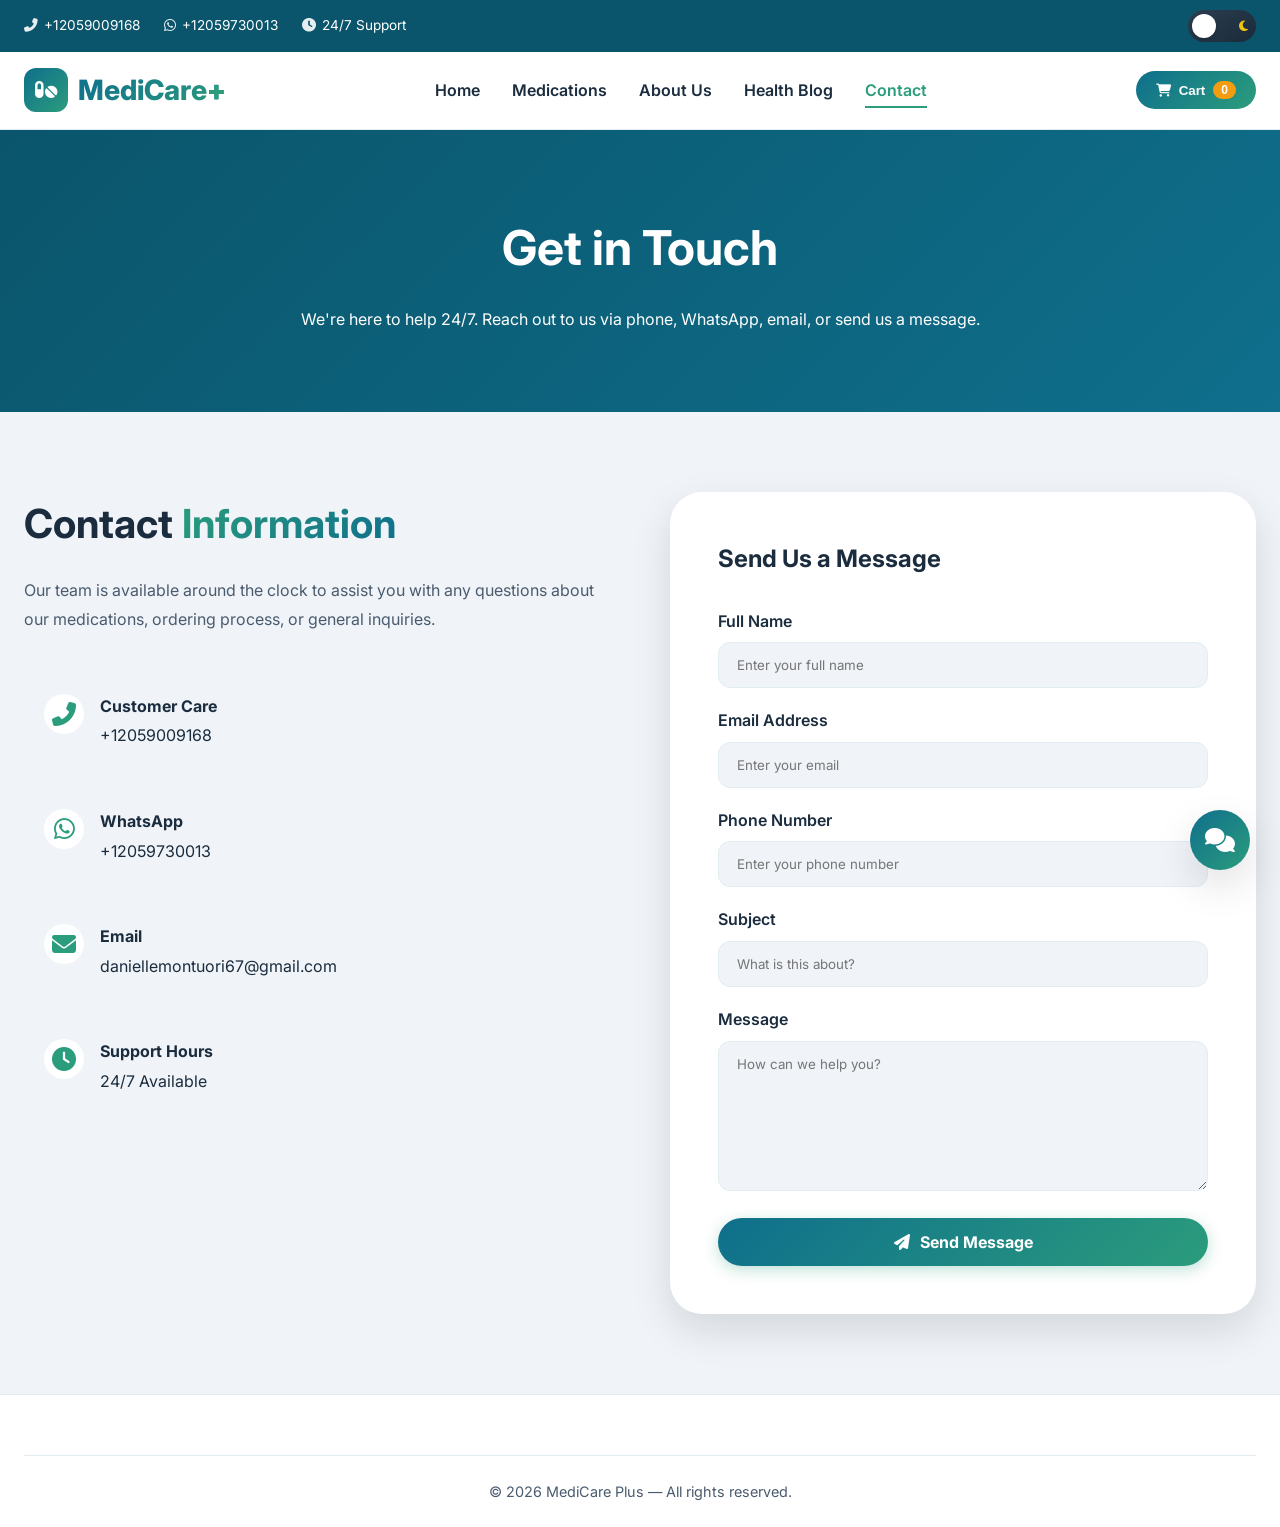
<file: contact.html>
<!DOCTYPE html>
<html lang="en">
<head>
  <meta charset="UTF-8" />
  <meta name="viewport" content="width=device-width, initial-scale=1.0" />
  <title>MediCare Plus | Contact Us</title>
  <meta name="description" content="Contact MediCare Plus for 24/7 support. Reach us via phone, WhatsApp, email, or visit our pharmacy." />
  <link rel="stylesheet" href="https://cdnjs.cloudflare.com/ajax/libs/font-awesome/6.4.0/css/all.min.css" />
  <link href="https://fonts.googleapis.com/css2?family=Inter:opsz,wght@300;400;500;600;700;800&display=swap" rel="stylesheet" />
  <link rel="stylesheet" href="css/style.css" />
  <link rel="stylesheet" href="css/animations.css" />
  <style>
    .contact-hero {
      background: linear-gradient(135deg, var(--primary-dark), var(--primary));
      color: white;
      padding: 80px 0;
      text-align: center;
    }
    .contact-hero h1 { font-size: 3rem; margin-bottom: 20px; color: white; }
    .contact-section { padding: 80px 0; }
    .contact-grid { display: grid; grid-template-columns: 1fr 1fr; gap: 60px; }
    .contact-info h2 { font-size: 2.5rem; margin-bottom: 20px; }
    .contact-info p { color: var(--text-secondary); margin-bottom: 40px; line-height: 1.8; }
    .contact-details { display: flex; flex-direction: column; gap: 20px; }
    .contact-detail-item { display: flex; align-items: flex-start; gap: 16px; padding: 20px; background: var(--bg-body); border-radius: var(--radius-sm); }
    .contact-detail-item i { font-size: 1.5rem; color: var(--accent); width: 40px; height: 40px; display: flex; align-items: center; justify-content: center; background: var(--surface); border-radius: 50%; }
    .contact-detail-item h4 { margin-bottom: 4px; }
    .contact-form { background: var(--surface); padding: 48px; border-radius: var(--radius-lg); box-shadow: var(--shadow-lg); }
    .contact-form h3 { font-size: 1.5rem; margin-bottom: 30px; }
    .form-group { margin-bottom: 20px; }
    .form-group label { display: block; margin-bottom: 8px; font-weight: 600; }
    .form-group input, .form-group textarea { width: 100%; padding: 14px 18px; border: 1px solid var(--border-light); border-radius: var(--radius-sm); background: var(--bg-body); color: var(--text-primary); font-family: inherit; transition: var(--transition); }
    .form-group input:focus, .form-group textarea:focus { outline: none; border-color: var(--accent); box-shadow: 0 0 0 3px rgba(43,156,124,0.1); }
    .form-group textarea { height: 150px; resize: vertical; }
    @media (max-width: 768px) {
      .contact-grid { grid-template-columns: 1fr; }
    }
  </style>
</head>
<body>
  <div class="top-bar">
    <div class="container">
      <div class="top-bar-flex">
        <div class="contact-strip">
          <span><i class="fas fa-phone-alt"></i> +12059009168</span>
          <span><i class="fab fa-whatsapp"></i> +12059730013</span>
          <span><i class="fas fa-clock"></i> 24/7 Support</span>
        </div>
        <div class="theme-switch-wrapper">
          <label class="theme-switch" for="darkModeToggle">
            <input type="checkbox" id="darkModeToggle" />
            <span class="slider round"><i class="fas fa-sun"></i><i class="fas fa-moon"></i></span>
          </label>
        </div>
      </div>
    </div>
  </div>

  <header class="header">
    <div class="container">
      <nav class="navbar">
        <a href="index.html" class="logo">
          <div class="logo-icon"><i class="fas fa-pills"></i></div>
          <span>MediCare<span class="plus">+</span></span>
        </a>
        <ul class="nav-menu" id="navMenu">
          <li><a href="index.html" class="nav-link">Home</a></li>
          <li><a href="medicines.html" class="nav-link">Medications</a></li>
          <li><a href="about.html" class="nav-link">About Us</a></li>
          <li><a href="blog.html" class="nav-link">Health Blog</a></li>
          <li><a href="contact.html" class="nav-link active">Contact</a></li>
        </ul>
        <div class="nav-actions">
          <button class="cart-btn" id="cartIconBtn" aria-label="Open cart">
            <i class="fas fa-shopping-cart"></i>
            <span class="cart-text">Cart</span>
            <span id="cartCountBadge" class="cart-badge">0</span>
          </button>
          <button class="hamburger" id="hamburgerBtn" aria-label="Menu">
            <span class="bar"></span><span class="bar"></span><span class="bar"></span>
          </button>
        </div>
      </nav>
    </div>
  </header>

  <main>
    <section class="contact-hero">
      <div class="container">
        <h1>Get in Touch</h1>
        <p>We're here to help 24/7. Reach out to us via phone, WhatsApp, email, or send us a message.</p>
      </div>
    </section>

    <section class="contact-section">
      <div class="container">
        <div class="contact-grid">
          <div class="contact-info">
            <h2>Contact <span class="accent-text">Information</span></h2>
            <p>Our team is available around the clock to assist you with any questions about our medications, ordering process, or general inquiries.</p>
            <div class="contact-details">
              <div class="contact-detail-item">
                <i class="fas fa-phone-alt"></i>
                <div>
                  <h4>Customer Care</h4>
                  <span>+12059009168</span>
                </div>
              </div>
              <div class="contact-detail-item">
                <i class="fab fa-whatsapp"></i>
                <div>
                  <h4>WhatsApp</h4>
                  <span>+12059730013</span>
                </div>
              </div>
              <div class="contact-detail-item">
                <i class="fas fa-envelope"></i>
                <div>
                  <h4>Email</h4>
                  <span>daniellemontuori67@gmail.com</span>
                </div>
              </div>
              <div class="contact-detail-item">
                <i class="fas fa-clock"></i>
                <div>
                  <h4>Support Hours</h4>
                  <span>24/7 Available</span>
                </div>
              </div>
            </div>
          </div>
          <div class="contact-form">
            <h3>Send Us a Message</h3>
            <form id="contactForm">
              <div class="form-group">
                <label for="name">Full Name</label>
                <input type="text" id="name" name="name" required placeholder="Enter your full name" />
              </div>
              <div class="form-group">
                <label for="email">Email Address</label>
                <input type="email" id="email" name="email" required placeholder="Enter your email" />
              </div>
              <div class="form-group">
                <label for="phone">Phone Number</label>
                <input type="tel" id="phone" name="phone" placeholder="Enter your phone number" />
              </div>
              <div class="form-group">
                <label for="subject">Subject</label>
                <input type="text" id="subject" name="subject" required placeholder="What is this about?" />
              </div>
              <div class="form-group">
                <label for="message">Message</label>
                <textarea id="message" name="message" required placeholder="How can we help you?"></textarea>
              </div>
              <button type="submit" class="btn btn-primary" style="width: 100%; justify-content: center;">
                <i class="fas fa-paper-plane"></i> Send Message
              </button>
            </form>
          </div>
        </div>
      </div>
    </section>
  </main>

  <footer>
    <div class="container">
      <div class="footer-bottom">
        <p>&copy; 2026 MediCare Plus — All rights reserved.</p>
      </div>
    </div>
  </footer>

  <div class="chat-widget">
    <button class="chat-toggle" id="chatToggle"><i class="fas fa-comments"></i></button>
    <div class="chat-box" id="chatBox">
      <div class="chat-header">
        <h3><i class="fas fa-headset"></i> Customer Support</h3>
        <button class="chat-close" id="chatClose"><i class="fas fa-times"></i></button>
      </div>
      <div class="chat-body">
        <div class="chat-message bot"><p>Hello! How can we help you today?</p></div>
      </div>
      <div class="chat-footer">
        <div class="chat-options">
          <a href="https://wa.me/+12059730013" target="_blank" class="chat-option-btn whatsapp">
            <i class="fab fa-whatsapp"></i> WhatsApp
          </a>
          <a href="tel:+12059009168" class="chat-option-btn call">
            <i class="fas fa-phone-alt"></i> Call Us
          </a>
          <a href="mailto:robbieburt165@gmail.com" class="chat-option-btn email">
            <i class="fas fa-envelope"></i> Email
          </a>
        </div>
      </div>
    </div>
  </div>

  <script type="module" src="js/pages.js"></script>
</body>
</html>
</file>
<file: css/style.css>
:root {
  --bg-body: #f0f4f8;
  --surface: #ffffff;
  --surface-rgb: 255,255,255;
  --text-primary: #1a2c3e;
  --text-secondary: #4a5b6e;
  --border-light: #e2edf2;
  --primary: #0f6f8c;
  --primary-dark: #0a556b;
  --primary-light: #e6f3f6;
  --accent: #2b9c7c;
  --accent-dark: #238062;
  --danger: #e34d4c;
  --warning: #f39c12;
  --success: #27ae60;
  --shadow-sm: 0 2px 8px rgba(0,0,0,0.04), 0 4px 12px rgba(0,0,0,0.04);
  --shadow-md: 0 8px 24px rgba(0,0,0,0.08);
  --shadow-lg: 0 16px 40px rgba(0,0,0,0.12);
  --shadow-xl: 0 24px 48px rgba(0,0,0,0.16);
  --radius-sm: 12px;
  --radius-md: 20px;
  --radius-lg: 32px;
  --radius-xl: 40px;
  --transition: all 0.3s cubic-bezier(0.4, 0, 0.2, 1);
  --transition-smooth: all 0.5s cubic-bezier(0.4, 0, 0.2, 1);
}

body.dark {
  --bg-body: #0f1219;
  --surface: #1a1f2e;
  --surface-rgb: 26,31,46;
  --text-primary: #edf2f7;
  --text-secondary: #8b9bb0;
  --border-light: #2a2f3f;
  --primary-light: #1a2f3a;
}

* { margin: 0; padding: 0; box-sizing: border-box; }

html { scroll-behavior: smooth; }

body {
  font-family: 'Inter', sans-serif;
  background: var(--bg-body);
  color: var(--text-primary);
  line-height: 1.6;
  transition: background var(--transition), color var(--transition);
  overflow-x: hidden;
}

.container { max-width: 1280px; margin: 0 auto; padding: 0 24px; }

/* Theme Toggle */
.theme-switch-wrapper { display: flex; align-items: center; }
.theme-switch { position: relative; display: inline-block; width: 68px; height: 32px; cursor: pointer; }
.theme-switch input { opacity: 0; width: 0; height: 0; }
.slider { position: absolute; inset: 0; background: linear-gradient(145deg, #2c3e50, #1a2a3a); transition: 0.4s; border-radius: 34px; cursor: pointer; }
.slider:before { position: absolute; content: ""; height: 24px; width: 24px; left: 4px; bottom: 4px; background: white; transition: 0.4s; border-radius: 50%; box-shadow: 0 2px 4px rgba(0,0,0,0.2); z-index: 2; }
.slider i { position: absolute; top: 50%; transform: translateY(-50%); font-size: 12px; z-index: 1; }
.slider .fa-sun { left: 8px; color: #f39c12; }
.slider .fa-moon { right: 8px; color: #f1c40f; }
input:checked + .slider { background: linear-gradient(145deg, #2b9c7c, #238062); }
input:checked + .slider:before { transform: translateX(36px); }

/* Top Bar */
.top-bar { background: var(--primary-dark); color: white; padding: 10px 0; font-size: 0.85rem; }
.top-bar-flex { display: flex; justify-content: space-between; align-items: center; flex-wrap: wrap; gap: 12px; }
.contact-strip { display: flex; gap: 24px; flex-wrap: wrap; }
.contact-strip span { display: flex; align-items: center; gap: 6px; }
.contact-strip i { opacity: 0.9; }

/* Header */
.header { background: rgba(var(--surface-rgb), 0.95); border-bottom: 1px solid var(--border-light); position: sticky; top: 0; z-index: 100; backdrop-filter: blur(10px); -webkit-backdrop-filter: blur(10px); }
.navbar { display: flex; justify-content: space-between; align-items: center; padding: 16px 0; }
.logo { display: flex; align-items: center; gap: 10px; text-decoration: none; font-size: 28px; font-weight: 800; color: var(--primary); }
.logo-icon { width: 44px; height: 44px; background: linear-gradient(135deg, var(--primary), var(--accent)); border-radius: 12px; display: flex; align-items: center; justify-content: center; color: white; font-size: 20px; }
.logo span { background: linear-gradient(135deg, var(--primary), var(--accent)); -webkit-background-clip: text; background-clip: text; color: transparent; }
.logo .plus { color: var(--accent); -webkit-text-fill-color: var(--accent); }
.nav-menu { display: flex; gap: 32px; list-style: none; }
.nav-link { text-decoration: none; font-weight: 600; color: var(--text-primary); transition: var(--transition); position: relative; padding: 8px 0; }
.nav-link::after { content: ''; position: absolute; bottom: 0; left: 0; width: 0; height: 2px; background: var(--accent); transition: width 0.3s; }
.nav-link:hover::after, .nav-link.active::after { width: 100%; }
.nav-link:hover, .nav-link.active { color: var(--accent); }
.cart-btn { background: linear-gradient(135deg, var(--primary), var(--accent)); border: none; padding: 10px 20px; border-radius: 40px; color: white; font-weight: 600; cursor: pointer; display: flex; gap: 8px; align-items: center; transition: var(--transition); position: relative; }
.cart-btn:hover { transform: translateY(-2px); box-shadow: var(--shadow-md); }
.cart-badge { background: var(--warning); border-radius: 30px; padding: 2px 8px; font-size: 12px; min-width: 22px; text-align: center; }
.hamburger { display: none; flex-direction: column; cursor: pointer; gap: 5px; background: none; border: none; padding: 8px; }
.bar { width: 26px; height: 2px; background: var(--text-primary); transition: var(--transition); border-radius: 2px; }

/* Hero Section */
.hero { padding: 100px 0; background: linear-gradient(135deg, var(--bg-body) 0%, var(--primary-light) 100%); position: relative; overflow: hidden; }
.hero-background { position: absolute; inset: 0; pointer-events: none; }
.hero-particles { position: absolute; inset: 0; }
.hero-grid { display: grid; grid-template-columns: 1fr 1fr; gap: 60px; align-items: center; position: relative; z-index: 1; }
.hero-badge { display: inline-flex; align-items: center; gap: 8px; background: var(--accent); color: white; padding: 8px 20px; border-radius: 40px; font-size: 0.9rem; margin-bottom: 24px; font-weight: 500; }
.hero-badge i { font-size: 14px; }
.hero-text h1 { font-size: 3.8rem; font-weight: 800; line-height: 1.15; margin-bottom: 24px; }
.accent-text { background: linear-gradient(135deg, var(--accent), var(--primary)); -webkit-background-clip: text; background-clip: text; color: transparent; }
.hero-description { font-size: 1.15rem; color: var(--text-secondary); margin-bottom: 32px; line-height: 1.7; max-width: 540px; }
.hero-buttons { display: flex; gap: 16px; margin: 32px 0; flex-wrap: wrap; }
.btn { padding: 14px 32px; border-radius: 50px; font-weight: 700; text-decoration: none; display: inline-flex; align-items: center; gap: 10px; transition: var(--transition); cursor: pointer; border: none; font-size: 1rem; font-family: inherit; }
.btn-primary { background: linear-gradient(135deg, var(--primary), var(--accent)); color: white; box-shadow: 0 4px 15px rgba(43,156,124,0.3); }
.btn-primary:hover { transform: translateY(-3px); box-shadow: 0 8px 25px rgba(43,156,124,0.4); }
.btn-outline { border: 2px solid var(--accent); background: transparent; color: var(--accent); }
.btn-outline:hover { background: var(--accent); color: white; transform: translateY(-2px); }
.btn-glow { animation: pulse 2s infinite; }
.btn-lg { padding: 16px 36px; font-size: 1.1rem; }
@keyframes pulse { 0% { box-shadow: 0 4px 15px rgba(43,156,124,0.3); } 50% { box-shadow: 0 4px 25px rgba(43,156,124,0.5); } 100% { box-shadow: 0 4px 15px rgba(43,156,124,0.3); } }
.trust-badges { display: flex; gap: 20px; margin-top: 20px; flex-wrap: wrap; }
.badge-item { display: flex; align-items: center; gap: 8px; font-weight: 500; font-size: 0.9rem; padding: 8px 16px; background: var(--surface); border-radius: 30px; box-shadow: var(--shadow-sm); }

.hero-image-wrapper { position: relative; }
.hero-image-wrapper img { width: 100%; border-radius: var(--radius-lg); box-shadow: var(--shadow-lg); }
.floating-card { position: absolute; background: var(--surface); padding: 16px 24px; border-radius: 20px; box-shadow: var(--shadow-md); display: flex; align-items: center; gap: 12px; font-weight: 600; }
.float-1 { top: 30px; right: -20px; }
.float-2 { bottom: 40px; left: -30px; }
.floating-card i { font-size: 1.5rem; color: var(--accent); background: var(--primary-light); padding: 10px; border-radius: 14px; }
.floating-card strong { display: block; font-size: 1.2rem; }
.floating-card span { font-size: 0.8rem; color: var(--text-secondary); font-weight: 400; }

/* Features Section */
.features { padding: 100px 0; background: var(--surface); }
.section-header { text-align: center; margin-bottom: 60px; }
.section-tag { display: inline-block; background: var(--primary-light); color: var(--primary); padding: 8px 20px; border-radius: 40px; font-size: 0.85rem; font-weight: 600; margin-bottom: 16px; }
.section-title { font-size: 2.8rem; font-weight: 800; margin-bottom: 16px; }
.section-subtitle { color: var(--text-secondary); font-size: 1.1rem; max-width: 650px; margin: 0 auto; }
.features-grid { display: grid; grid-template-columns: repeat(auto-fit, minmax(260px, 1fr)); gap: 30px; }
.feature-card { background: var(--bg-body); border-radius: var(--radius-md); padding: 36px 28px; transition: var(--transition); border: 1px solid var(--border-light); position: relative; overflow: hidden; }
.feature-card::before { content: ''; position: absolute; top: 0; left: 0; width: 100%; height: 4px; background: linear-gradient(135deg, var(--primary), var(--accent)); transform: scaleX(0); transition: transform 0.3s; }
.feature-card:hover::before { transform: scaleX(1); }
.feature-card:hover { transform: translateY(-8px); box-shadow: var(--shadow-lg); }
.feature-icon { width: 70px; height: 70px; background: linear-gradient(135deg, var(--primary-light), var(--surface)); border-radius: 20px; display: flex; align-items: center; justify-content: center; margin-bottom: 24px; transition: var(--transition); }
.feature-card:hover .feature-icon { background: linear-gradient(135deg, var(--primary), var(--accent)); }
.feature-card:hover .feature-icon i { color: white; }
.feature-icon i { font-size: 32px; color: var(--accent); transition: var(--transition); }
.feature-card h3 { font-size: 1.3rem; margin-bottom: 12px; }
.feature-card p { color: var(--text-secondary); margin-bottom: 16px; line-height: 1.6; font-size: 0.95rem; }
.feature-link { color: var(--accent); font-weight: 600; text-decoration: none; font-size: 0.9rem; display: inline-flex; align-items: center; gap: 6px; }
.feature-link:hover { gap: 10px; }

/* How It Works */
.how-it-works { padding: 100px 0; background: var(--bg-body); }
.steps-grid { display: grid; grid-template-columns: repeat(4, 1fr); gap: 30px; position: relative; }
.steps-grid::before { content: ''; position: absolute; top: 40px; left: 15%; right: 15%; height: 2px; background: var(--border-light); z-index: 0; }
.step-card { text-align: center; position: relative; z-index: 1; background: var(--surface); border-radius: var(--radius-md); padding: 40px 24px; box-shadow: var(--shadow-sm); transition: var(--transition); }
.step-card:hover { transform: translateY(-5px); box-shadow: var(--shadow-lg); }
.step-number { font-size: 3rem; font-weight: 800; color: var(--primary-light); margin-bottom: 16px; }
.step-icon { width: 60px; height: 60px; background: linear-gradient(135deg, var(--primary), var(--accent)); border-radius: 50%; display: flex; align-items: center; justify-content: center; margin: 0 auto 20px; color: white; font-size: 24px; }
.step-card h3 { margin-bottom: 12px; }

/* Stats Section */
.stats-section { padding: 80px 0; background: linear-gradient(135deg, var(--primary-dark), var(--primary)); color: white; }
.stats-grid { display: grid; grid-template-columns: repeat(4, 1fr); gap: 32px; text-align: center; }
.stat-item { padding: 24px; }
.stat-icon { font-size: 2.5rem; margin-bottom: 12px; opacity: 0.8; }
.stat-number { font-size: 3rem; font-weight: 800; }
.stat-label { font-size: 1rem; opacity: 0.9; margin-top: 8px; }

/* Featured Products */
.featured-products { padding: 100px 0; background: var(--bg-body); }
.featured-grid { display: grid; grid-template-columns: repeat(auto-fill, minmax(300px, 1fr)); gap: 30px; }
.text-center { text-align: center; }
.mt-4 { margin-top: 40px; }

.product-card { background: var(--surface); border-radius: var(--radius-md); overflow: hidden; transition: var(--transition); border: 1px solid var(--border-light); }
.product-card:hover { transform: translateY(-8px); box-shadow: var(--shadow-lg); }
.product-image { width: 100%; height: 220px; object-fit: cover; }
.product-info { padding: 24px; }
.product-title { font-weight: 800; font-size: 1.2rem; margin-bottom: 8px; }
.product-desc { color: var(--text-secondary); font-size: 0.9rem; margin-bottom: 16px; line-height: 1.5; }
.product-price { font-size: 28px; font-weight: 800; color: var(--accent); margin-bottom: 16px; }
.add-to-cart { background: linear-gradient(135deg, var(--primary), var(--accent)); width: 100%; border: none; padding: 14px; border-radius: 50px; font-weight: 700; color: white; cursor: pointer; display: flex; justify-content: center; align-items: center; gap: 8px; transition: var(--transition); font-family: inherit; font-size: 0.95rem; }
.add-to-cart:hover { transform: scale(1.02); box-shadow: 0 4px 15px rgba(43,156,124,0.3); }

/* Testimonials */
.testimonials { padding: 100px 0; background: var(--surface); }
.testimonials-slider { max-width: 900px; margin: 0 auto; }
.testimonial-card { background: var(--bg-body); border-radius: var(--radius-md); padding: 36px; margin: 20px 10px; box-shadow: var(--shadow-sm); position: relative; }
.quote-icon { font-size: 2rem; color: var(--accent); opacity: 0.3; margin-bottom: 16px; }
.testimonial-stars { color: var(--warning); margin-bottom: 16px; font-size: 1.1rem; }
.testimonial-card p { font-size: 1.05rem; line-height: 1.7; margin-bottom: 24px; color: var(--text-secondary); }
.testimonial-author { display: flex; align-items: center; gap: 16px; }
.testimonial-author img { width: 52px; height: 52px; border-radius: 50%; object-fit: cover; }
.testimonial-author h4 { font-size: 1rem; }
.testimonial-author span { font-size: 0.85rem; color: var(--text-secondary); }

/* FAQ */
.faq { padding: 100px 0; background: var(--bg-body); }
.faq-grid { max-width: 850px; margin: 0 auto; }
.faq-item { background: var(--surface); border-radius: var(--radius-sm); margin-bottom: 12px; overflow: hidden; border: 1px solid var(--border-light); }
.faq-question { padding: 20px 24px; font-weight: 700; cursor: pointer; display: flex; justify-content: space-between; align-items: center; background: var(--surface); border-radius: var(--radius-sm); user-select: none; }
.faq-question i { transition: transform 0.3s; color: var(--accent); }
.faq-item.active .faq-question i { transform: rotate(180deg); }
.faq-answer { max-height: 0; overflow: hidden; transition: max-height 0.4s ease, padding 0.4s ease; }
.faq-answer p { padding: 0 24px; }
.faq-item.active .faq-answer { max-height: 300px; padding-bottom: 20px; }

/* CTA Section */
.cta-section { padding: 80px 0; }
.cta-card { background: linear-gradient(135deg, var(--primary-dark), var(--primary)); border-radius: var(--radius-lg); padding: 60px; text-align: center; color: white; }
.cta-card h2 { font-size: 2.2rem; margin-bottom: 16px; color: white; }
.cta-card p { font-size: 1.1rem; margin-bottom: 32px; opacity: 0.9; max-width: 600px; margin-left: auto; margin-right: auto; }
.cta-buttons { display: flex; gap: 16px; justify-content: center; flex-wrap: wrap; }
.cta-card .btn-outline { border-color: white; color: white; }
.cta-card .btn-outline:hover { background: white; color: var(--primary-dark); }

/* Cart Sidebar */
.cart-overlay { position: fixed; inset: 0; background: rgba(0,0,0,0.5); backdrop-filter: blur(4px); z-index: 1000; display: none; }
.cart-sidebar { position: fixed; top: 0; right: -500px; width: 480px; max-width: 90vw; height: 100%; background: var(--surface); z-index: 1001; padding: 28px; transition: right 0.4s cubic-bezier(0.2, 0.9, 0.4, 1.1); display: flex; flex-direction: column; gap: 20px; overflow-y: auto; box-shadow: -8px 0 32px rgba(0,0,0,0.15); }
.cart-sidebar.open { right: 0; }
.cart-header { display: flex; justify-content: space-between; align-items: center; padding-bottom: 16px; border-bottom: 2px solid var(--border-light); }
.cart-header h3 { font-size: 1.4rem; display: flex; align-items: center; gap: 10px; }
.close-cart { background: var(--bg-body); border: none; width: 40px; height: 40px; border-radius: 12px; cursor: pointer; transition: var(--transition); display: flex; align-items: center; justify-content: center; font-size: 1.1rem; color: var(--text-primary); }
.close-cart:hover { background: var(--danger); color: white; transform: rotate(90deg); }
.cart-items { flex: 1; overflow-y: auto; }
.empty-cart { text-align: center; padding: 40px 20px; color: var(--text-secondary); }
.empty-cart i { font-size: 48px; opacity: 0.3; margin-bottom: 16px; }
.cart-item { display: flex; justify-content: space-between; align-items: center; padding: 16px; border-bottom: 1px solid var(--border-light); border-radius: var(--radius-sm); margin-bottom: 8px; background: var(--bg-body); animation: slideInRight 0.3s ease; }
@keyframes slideInRight { from { opacity: 0; transform: translateX(20px); } to { opacity: 1; transform: translateX(0); } }
.cart-item-info { flex: 1; }
.cart-item-info strong { display: block; margin-bottom: 4px; }
.cart-item-info small { color: var(--text-secondary); }
.cart-item-actions { display: flex; align-items: center; gap: 12px; }
.cart-item-actions span { font-weight: 700; color: var(--accent); }
.remove-item { background: var(--surface); border: none; width: 36px; height: 36px; border-radius: 10px; cursor: pointer; transition: var(--transition); color: var(--danger); display: flex; align-items: center; justify-content: center; }
.remove-item:hover { background: var(--danger); color: white; transform: scale(1.1); }
.cart-shipping-select { background: var(--bg-body); border-radius: var(--radius-sm); padding: 20px; }
.cart-shipping-select h4 { margin-bottom: 12px; }
.shipping-options { display: flex; flex-direction: column; gap: 10px; }
.ship-card { display: block; cursor: pointer; padding: 14px 16px; border: 2px solid var(--border-light); border-radius: var(--radius-sm); transition: var(--transition); }
.ship-card input { display: none; }
.ship-card.active { border-color: var(--accent); background: var(--primary-light); }
.ship-card-content strong { display: block; margin-bottom: 4px; }
.ship-card-content span { font-size: 1.2rem; font-weight: 700; color: var(--accent); }
.ship-card-content small { display: block; color: var(--text-secondary); font-size: 0.8rem; }
.cart-summary { background: var(--bg-body); border-radius: var(--radius-sm); padding: 20px; }
.cart-summary-row { display: flex; justify-content: space-between; padding: 8px 0; }
.cart-total-line { border-top: 2px solid var(--border-light); padding-top: 12px; margin-top: 8px; font-size: 1.2rem; }
.checkout-btn { width: 100%; justify-content: center; padding: 16px; font-size: 1.1rem; }
.cart-note { text-align: center; font-size: 0.85rem; color: var(--text-secondary); }

/* Chat Widget */
.chat-widget { position: fixed; bottom: 30px; right: 30px; z-index: 999; }
.chat-toggle { width: 60px; height: 60px; border-radius: 50%; background: linear-gradient(135deg, var(--primary), var(--accent)); color: white; border: none; cursor: pointer; font-size: 24px; box-shadow: var(--shadow-lg); transition: var(--transition); display: flex; align-items: center; justify-content: center; }
.chat-toggle:hover { transform: scale(1.1); }
.chat-box { position: absolute; bottom: 80px; right: 0; width: 320px; background: var(--surface); border-radius: var(--radius-md); box-shadow: var(--shadow-xl); overflow: hidden; display: none; flex-direction: column; }
.chat-box.open { display: flex; }
.chat-header { background: linear-gradient(135deg, var(--primary), var(--accent)); color: white; padding: 16px 20px; display: flex; justify-content: space-between; align-items: center; }
.chat-header h3 { font-size: 1rem; display: flex; align-items: center; gap: 8px; }
.chat-close { background: none; border: none; color: white; cursor: pointer; font-size: 1.2rem; }
.chat-body { padding: 20px; }
.chat-message { margin-bottom: 12px; }
.chat-message p { background: var(--bg-body); padding: 12px 16px; border-radius: 16px; font-size: 0.9rem; display: inline-block; }
.chat-footer { padding: 16px; border-top: 1px solid var(--border-light); }
.chat-options { display: flex; flex-direction: column; gap: 8px; }
.chat-option-btn { display: flex; align-items: center; gap: 10px; padding: 12px 16px; border-radius: 12px; text-decoration: none; font-weight: 600; font-size: 0.9rem; transition: var(--transition); color: white; }
.chat-option-btn.whatsapp { background: #25D366; }
.chat-option-btn.call { background: var(--primary); }
.chat-option-btn.email { background: var(--accent); }
.chat-option-btn:hover { transform: translateY(-2px); box-shadow: var(--shadow-md); }

/* Footer */
footer { background: var(--surface); border-top: 1px solid var(--border-light); padding: 60px 0 24px; }
.footer-grid { display: grid; grid-template-columns: 1.5fr 1fr 1fr 1.5fr; gap: 48px; margin-bottom: 40px; }
.footer-brand p { color: var(--text-secondary); margin-top: 16px; line-height: 1.7; }
.footer-social { display: flex; gap: 12px; margin-top: 20px; }
.footer-social a { width: 42px; height: 42px; background: var(--bg-body); border-radius: 12px; display: flex; align-items: center; justify-content: center; transition: var(--transition); color: var(--text-secondary); text-decoration: none; }
.footer-social a:hover { background: var(--accent); color: white; transform: translateY(-3px); }
.footer-links h4, .footer-contact h4 { font-size: 1.1rem; margin-bottom: 20px; }
.footer-links ul, .footer-contact ul { list-style: none; }
.footer-links li { margin: 12px 0; }
.footer-links a { text-decoration: none; color: var(--text-secondary); transition: var(--transition); display: flex; align-items: center; gap: 8px; }
.footer-links a:hover { color: var(--accent); padding-left: 5px; }
.footer-links a i { font-size: 0.7rem; }
.footer-contact li { display: flex; gap: 14px; margin: 16px 0; align-items: flex-start; }
.footer-contact li i { color: var(--accent); font-size: 1.1rem; margin-top: 2px; }
.footer-contact li strong { display: block; font-size: 0.85rem; }
.footer-contact li span { color: var(--text-secondary); font-size: 0.9rem; }
.footer-bottom { text-align: center; padding-top: 24px; border-top: 1px solid var(--border-light); color: var(--text-secondary); font-size: 0.9rem; }

/* Toast */
.toast-message { position: fixed; bottom: 30px; left: 50%; transform: translateX(-50%); padding: 14px 28px; border-radius: 60px; z-index: 3000; font-weight: 600; animation: toastSlide 0.3s ease, toastFade 0.3s ease 2.7s forwards; box-shadow: var(--shadow-lg); pointer-events: none; }
@keyframes toastSlide { from { opacity: 0; transform: translateX(-50%) translateY(20px); } to { opacity: 1; transform: translateX(-50%) translateY(0); } }
@keyframes toastFade { to { opacity: 0; transform: translateX(-50%) translateY(-10px); } }

/* Responsive */
@media (max-width: 1200px) {
  .footer-grid { grid-template-columns: 1fr 1fr; }
  .steps-grid { grid-template-columns: repeat(2, 1fr); }
  .steps-grid::before { display: none; }
}
@media (max-width: 992px) {
  .hero-grid, .stats-grid { grid-template-columns: 1fr; text-align: center; }
  .hero-text h1 { font-size: 2.8rem; }
  .hero-buttons { justify-content: center; }
  .trust-badges { justify-content: center; }
  .hero-description { margin: 0 auto 32px; }
  .stats-grid { grid-template-columns: repeat(2, 1fr); }
  .hero-image { max-width: 500px; margin: 0 auto; }
  .section-title { font-size: 2.2rem; }
}
@media (max-width: 768px) {
  .nav-menu { position: fixed; top: 80px; left: -100%; background: var(--surface); width: 80%; height: calc(100% - 80px); flex-direction: column; align-items: center; padding: 40px; transition: 0.3s; z-index: 99; box-shadow: var(--shadow-xl); }
  .nav-menu.active { left: 0; }
  .hamburger { display: flex; }
  .hero-text h1 { font-size: 2.2rem; }
  .section-title { font-size: 1.8rem; }
  .footer-grid { grid-template-columns: 1fr; gap: 32px; }
  .features-grid { grid-template-columns: 1fr; }
  .steps-grid { grid-template-columns: 1fr; }
  .stats-grid { grid-template-columns: 1fr; }
  .cart-sidebar { width: 100%; max-width: 100%; }
  .chat-widget { bottom: 20px; right: 20px; }
  .chat-box { width: 300px; }
  .cart-text { display: none; }
}
@media (max-width: 480px) {
  .container { padding: 0 16px; }
  .hero { padding: 60px 0; }
  .hero-text h1 { font-size: 1.8rem; }
  .btn { padding: 12px 24px; font-size: 0.9rem; }
  .floating-card { display: none; }
}
</file>
<file: css/animations.css>
/* AOS-like animations */
[data-aos] {
  opacity: 0;
  transition: opacity 0.6s ease, transform 0.6s ease;
}

[data-aos].aos-animate {
  opacity: 1;
}

[data-aos="fade-right"] { transform: translateX(-40px); }
[data-aos="fade-right"].aos-animate { transform: translateX(0); }

[data-aos="fade-left"] { transform: translateX(40px); }
[data-aos="fade-left"].aos-animate { transform: translateX(0); }

[data-aos="fade-up"] { transform: translateY(40px); }
[data-aos="fade-up"].aos-animate { transform: translateY(0); }

[data-aos="zoom-in"] { transform: scale(0.9); }
[data-aos="zoom-in"].aos-animate { transform: scale(1); }

/* Hero Particles */
.hero-particles .particle {
  position: absolute;
  border-radius: 50%;
  background: var(--accent);
  opacity: 0.1;
  animation: float 6s infinite ease-in-out;
}

@keyframes float {
  0%, 100% { transform: translateY(0) scale(1); }
  50% { transform: translateY(-30px) scale(1.1); }
}

/* Glow effect */
.glow-effect {
  box-shadow: 0 0 20px rgba(43,156,124,0.3);
  animation: glow 2s infinite;
}

@keyframes glow {
  0%, 100% { box-shadow: 0 0 20px rgba(43,156,124,0.3); }
  50% { box-shadow: 0 0 30px rgba(43,156,124,0.5); }
}

/* Pulse animation */
.pulse-animation {
  animation: pulse 2s infinite;
}

@keyframes pulse {
  0% { transform: scale(1); }
  50% { transform: scale(1.05); }
  100% { transform: scale(1); }
}

/* Shimmer effect */
.shimmer {
  position: relative;
  overflow: hidden;
}

.shimmer::after {
  content: '';
  position: absolute;
  top: -50%;
  left: -50%;
  width: 200%;
  height: 200%;
  background: linear-gradient(
    to right,
    transparent 0%,
    rgba(255,255,255,0.1) 50%,
    transparent 100%
  );
  transform: rotate(30deg);
  animation: shimmer 3s infinite;
}

@keyframes shimmer {
  0% { transform: translateX(-100%) rotate(30deg); }
  100% { transform: translateX(100%) rotate(30deg); }
}
</file>
